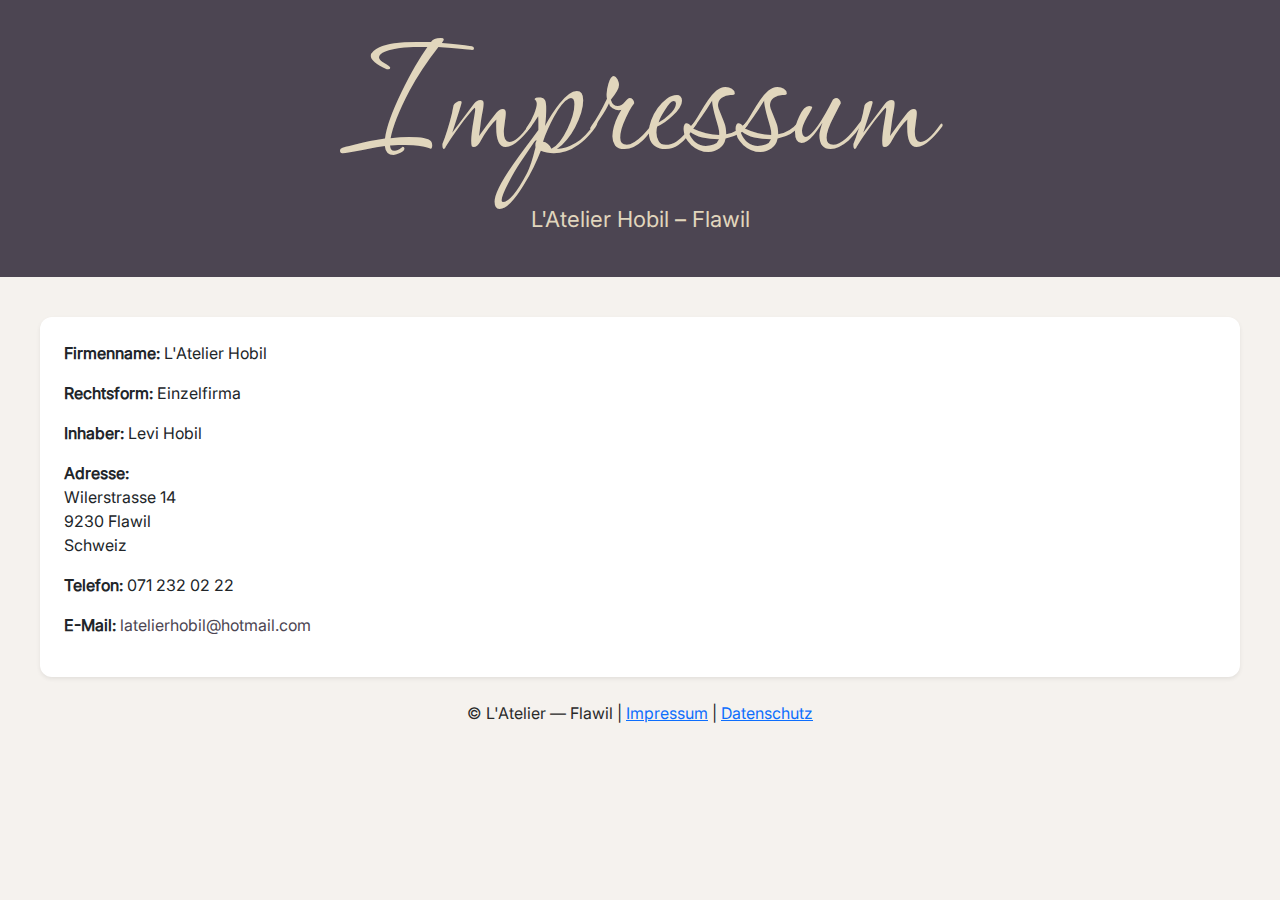
<file: impressum/index.html>
<!doctype html>
<html lang="de">
<head>
  <meta charset="utf-8" />
  <meta name="viewport" content="width=device-width, initial-scale=1" />

  <title>Impressum – L'Atelier Hobil</title>
  <meta name="robots" content="index,follow" />
  <meta name="description" content="Impressum der Einzelfirma L'Atelier Hobil in Flawil. Verantwortliche Person, Kontaktangaben und rechtliche Hinweise." />

  <link rel="stylesheet" href="../css/bootstrap.min.css" />
  <link rel="stylesheet" href="../css/styles.css" />
</head>

<body>

  <!-- HEADER / STICKY TITLE -->
  <div class="hero-title-wrapper" style="margin-bottom:40px;">
    <h1 class="big-atelier">Impressum</h1>
    <p class="hero-subtitle">L'Atelier Hobil – Flawil</p>
  </div>

  <section class="content-wrap">
    <div class="card shadow-sm" style="padding:24px; background:#fff; border-radius:12px;">


      <p><strong>Firmenname:</strong> L'Atelier Hobil</p>
      <p><strong>Rechtsform:</strong> Einzelfirma</p>

      <p><strong>Inhaber:</strong> Levi Hobil</p>

      <p><strong>Adresse:</strong><br>
         Wilerstrasse 14<br>
         9230 Flawil<br>
         Schweiz
      </p>

      <p><strong>Telefon:</strong> 071 232 02 22</p>
      <p><strong>E-Mail:</strong> <a href="mailto:latelierhobil@hotmail.com">latelierhobil@hotmail.com</a></p>

  </section>

  
<footer class="py-4 text-center">
  © <span id="year"></span> L'Atelier — Flawil |
  <a href="/impressum" class="text-link">Impressum</a> |
  <a href="/docs/Datenschutz_Atelier_Hobil.pdf" target="_blank" class="text-link">Datenschutz</a>
</footer>


</body>
</html>
</file>
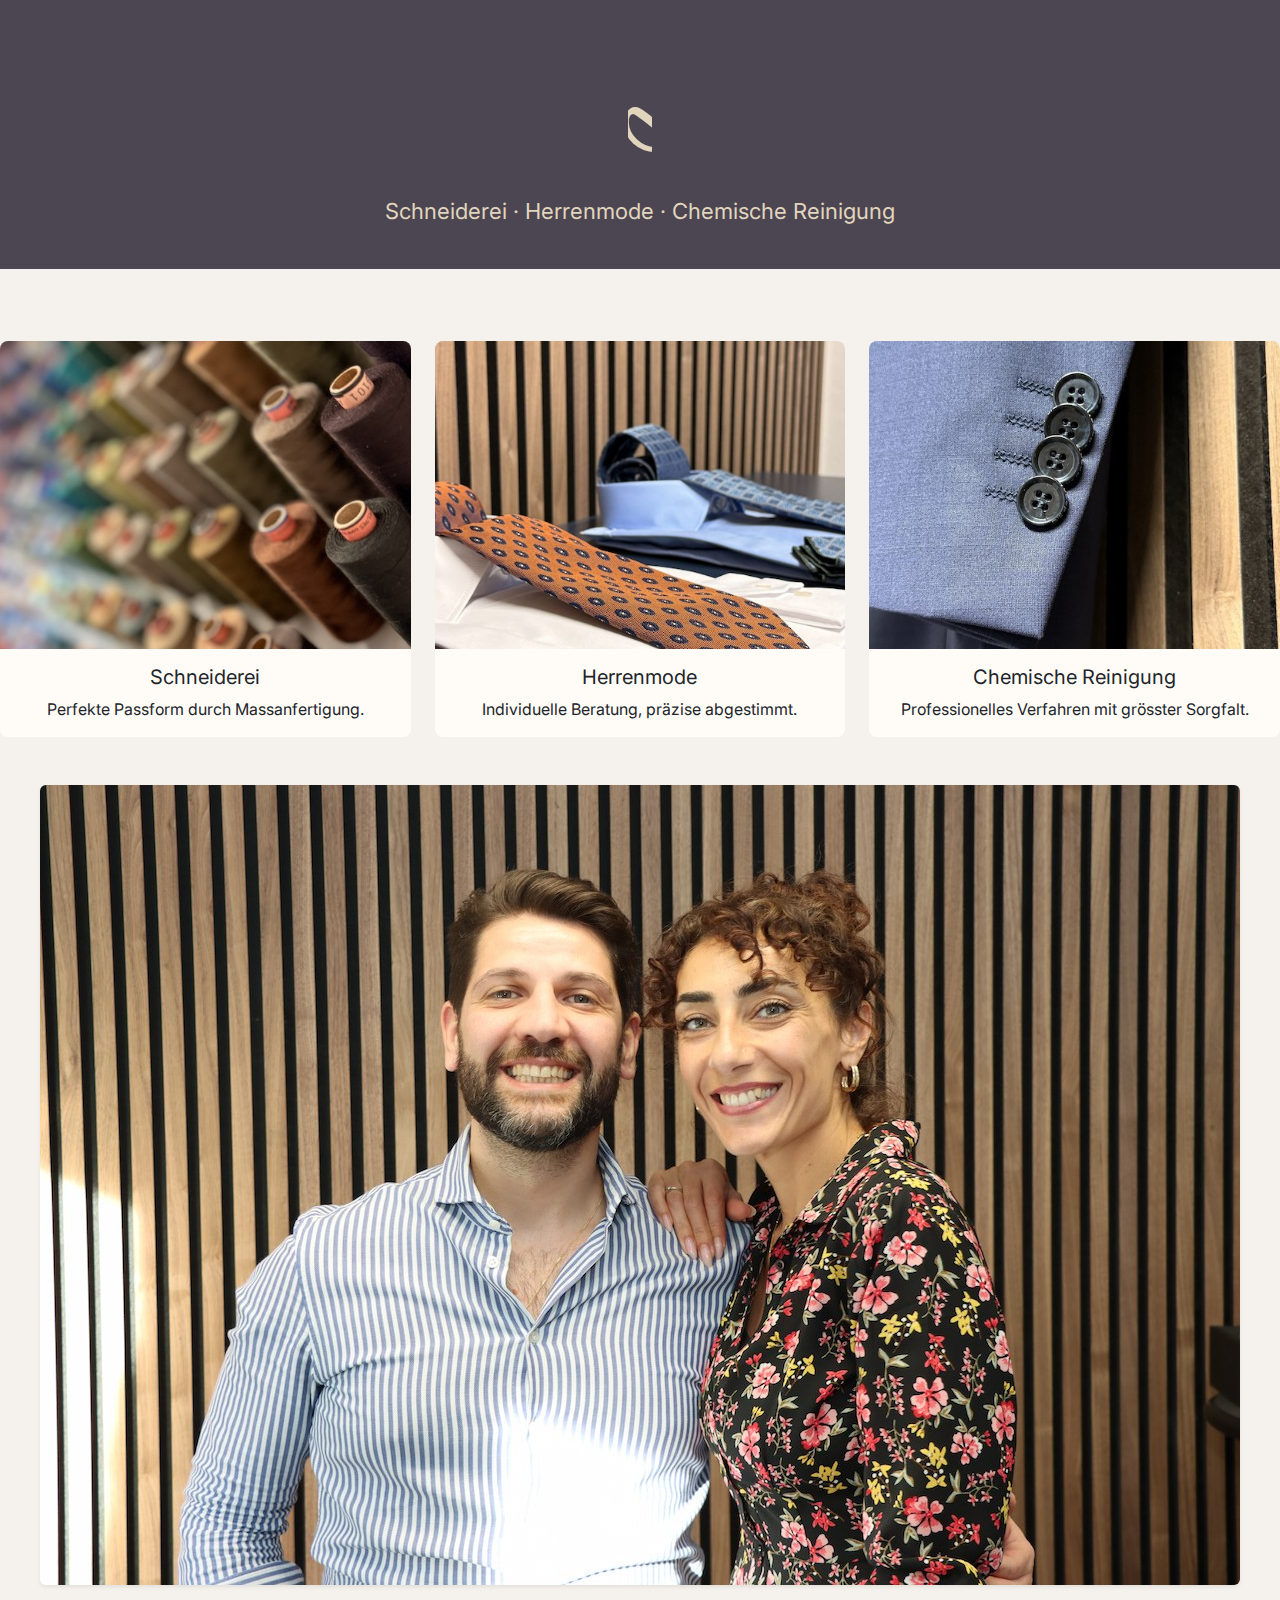
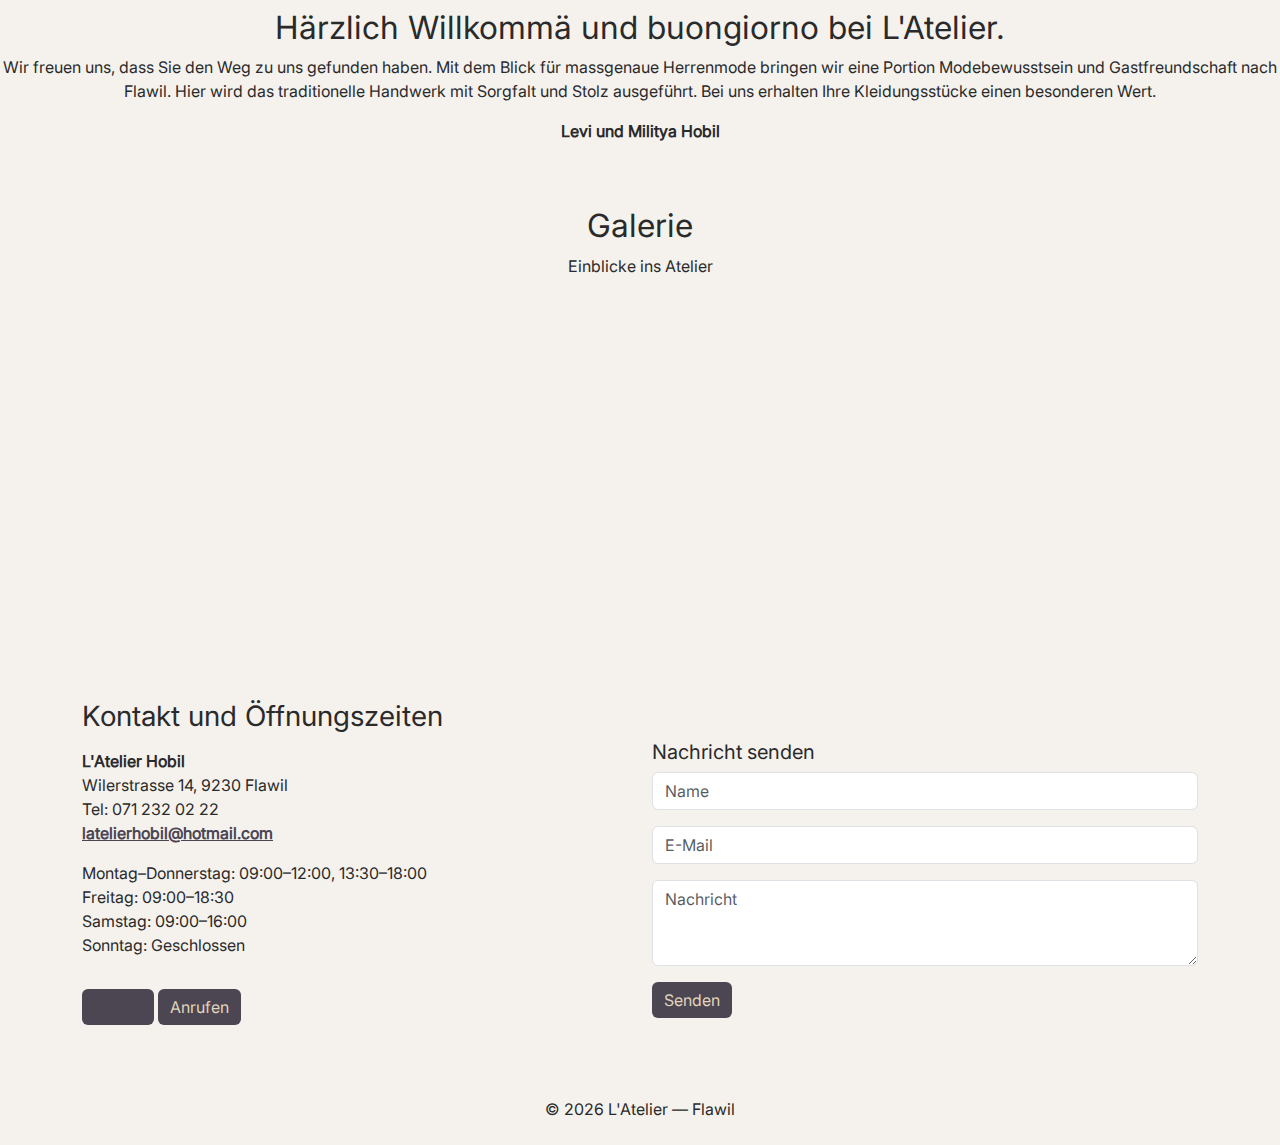
<file: l-atelier/index.html>
<!doctype html>
<html lang="de">
<head>
  <meta charset="utf-8" />
  <meta name="viewport" content="width=device-width, initial-scale=1" />
  <title>L'Atelier — Schneideratelier Flawil</title>

  <!-- FONTS -->
  <link rel="preload" href="fonts/inter/Inter-Regular.woff2" as="font" type="font/woff2" crossorigin>
  <link rel="preload" href="fonts/Corinthia/Corinthia-Regular.ttf" as="font" type="font/ttf" crossorigin>

  <!-- Bootstrap -->
  <link rel="stylesheet" href="css/bootstrap.min.css">

  <!-- Custom CSS -->
  <link rel="stylesheet" href="css/styles.css">
</head>

<body>
  <!-- STICKY HEADER -->
  <div id="stickyHeader">
    <div class="sticky-title">L’Atelier</div>
  </div>

  <!-- HERO -->
  <header id="hero">
    <div class="container text-center">
      <div class="hero-title-wrapper">
        <h1 class="big-atelier">L’Atelier</h1>
        <p class="hero-subtitle">Schneiderei · Herrenmode · Chemische Reinigung</p>
      </div>

      <!-- SERVICES -->
      <section id="services" class="py-5 mt-4">
        <div class="container">
          <div class="row g-4 align-items-stretch">
            <div class="col-lg-4">
              <div class="card service-card from-right h-100">
                <img
                  src="img/Atelier-Flawil-Schneider8.jpg"
                  class="card-img-top"
                  alt="Schneiderei in Flawil"
                  loading="lazy"
                  decoding="async"
                >
                <div class="card-body">
                  <h5 class="card-title">Schneiderei</h5>
                  <p class="card-text">Perfekte Passform durch Massanfertigung.</p>
                </div>
              </div>
            </div>

            <div class="col-lg-4">
              <div class="card service-card from-left h-100">
                <img
                  src="img/Atelier-Flawil-Schneider16.jpg"
                  class="card-img-top"
                  alt="Herrenmode und Anzüge"
                  loading="lazy"
                  decoding="async"
                >
                <div class="card-body">
                  <h5 class="card-title">Herrenmode</h5>
                  <p class="card-text">Individuelle Beratung, präzise abgestimmt.</p>
                </div>
              </div>
            </div>

            <div class="col-lg-4">
              <div class="card service-card from-left h-100">
                <img
                  src="img/Atelier-Flawil-Schneider15.jpg"
                  class="card-img-top"
                  alt="Chemische Reinigung"
                  loading="lazy"
                  decoding="async"
                >
                <div class="card-body">
                  <h5 class="card-title">Chemische Reinigung</h5>
                  <p class="card-text">Professionelles Verfahren mit grösster Sorgfalt.</p>
                </div>
              </div>
            </div>

          </div>
        </div>
      </section>

      <img
        src="img/IMG_Levi + Militya-min.jpg"
        class="img-fluid rounded shadow-sm profile-image"
        alt="Levi und Militya Hobil"
        loading="lazy"
        decoding="async"
      >

      <div class="mt-4 hero-text">
        <h2 class="section-title">Härzlich Willkommä und buongiorno bei L'Atelier.</h2>
        <p>
          Wir freuen uns, dass Sie den Weg zu uns gefunden haben. Mit dem Blick für massgenaue Herrenmode
          bringen wir eine Portion Modebewusstsein und Gastfreundschaft nach Flawil. Hier wird das traditionelle
          Handwerk mit Sorgfalt und Stolz ausgeführt. Bei uns erhalten Ihre Kleidungsstücke einen besonderen Wert.
        </p>
        <p><strong>Levi und Militya Hobil</strong></p>
      </div>
    </div>
  </header>

  <!-- GALLERY -->
  <section id="gallery" class="py-5 bg-light-section">
    <div class="container">

    <div class="text-center mb-4">
       <h2 class="section-title">Galerie</h2>
       <p class="section-sub">Einblicke ins Atelier</p>
    </div>
    

      <div class="row g-3 gallery-grid">
        <div class="col-6 col-md-3">
          <img
            src="img/Atelier-Flawil-Schneider.jpg"
            class="img-fluid rounded gallery-item"
            alt="Aussenansicht vom Atelier in Flawil"
            loading="lazy"
            decoding="async"
          >
        </div>

        <div class="col-6 col-md-3">
          <img
            src="img/Atelier-Flawil-Schneider14.jpg"
            class="img-fluid rounded gallery-item"
            alt="Herrenmode: Anzüge im Atelier"
            loading="lazy"
            decoding="async"
          >
        </div>

        <div class="col-6 col-md-3">
          <img
            src="img/Atelier-Flawil-Schneider11.jpg"
            class="img-fluid rounded gallery-item"
            alt="Nahaufnahme der Nadel an der Nähmaschine beim Bearbeiten"
            loading="lazy"
            decoding="async"
          >
        </div>

        <div class="col-6 col-md-3">
          <img
            src="img/Atelier-Flawil-Schneider17.jpg"
            class="img-fluid rounded gallery-item"
            alt="Kaffeemaschine im Atelier – einladende Atmosphäre"
            loading="lazy"
            decoding="async"
          >
        </div>
      </div>
    </div>
  </section>

  <!-- CONTACT -->
  <section id="contact" class="pt-3 pb-5 bg-light-section">
    <div class="container">
      <div class="row g-4 align-items-start">

        <div class="col-12 col-lg-6">
          <h3>Kontakt und Öffnungszeiten</h3>
          <p class="mt-3">
            <strong>L'Atelier Hobil</strong><br>
            Wilerstrasse 14, 9230 Flawil<br>
            Tel: 071 232 02 22<br>
            <a href="mailto:latelierhobil@hotmail.com">latelierhobil@hotmail.com</a>
          </p>

          <ul class="list-unstyled mt-3">
            <li>Montag–Donnerstag: 09:00–12:00, 13:30–18:00</li>
            <li>Freitag: 09:00–18:30</li>
            <li>Samstag: 09:00–16:00</li>
            <li>Sonntag: Geschlossen</li>
          </ul>

          <a class="btn btn-primary mt-3" href="mailto:latelierhobil@hotmail.com">E-Mail</a>
          <a class="btn btn-primary mt-3" href="tel:+41712320222">Anrufen</a>
        </div>

        <div class="col-12 col-lg-6">
          <br>
          <h5 class="mt-3">Nachricht senden</h5>

          <form action="https://formsubmit.co/latelierhobil@hotmail.com" method="POST">
            <!-- Honeypot -->
            <input type="text" name="_honey" style="display:none">

            <!-- CAPTCHA ist jetzt wieder AKTIV, weil _captcha=false entfernt wurde -->

            <!-- Optional: Betreff -->
            <input type="hidden" name="_subject" value="Neue Anfrage über latelier-flawil.ch">

            <!-- Optional: wohin nach dem Senden (Platzhalter bleibt) -->
            <input type="hidden" name="_next" value="https://DEINE-DOMAIN.ch/#contact">

            <div class="mb-3">
              <input name="name" class="form-control" placeholder="Name" required>
            </div>

            <div class="mb-3">
              <input name="email" class="form-control" type="email" placeholder="E-Mail" required>
            </div>

            <div class="mb-3">
              <textarea name="message" rows="3" class="form-control" placeholder="Nachricht" required></textarea>
            </div>

            <button class="btn btn-primary" type="submit">Senden</button>
          </form>
        </div>

      </div>
    </div>
  </section>

  <footer class="py-4 text-center">
    © <span id="year"></span> L'Atelier — Flawil
  </footer>

  <script src="js/bootstrap.bundle.min.js"></script>
  <script src="js/scripts.js"></script>
</body>
</html>
</file>
<file: css/styles.css>
/* =========================== WEBFONTS =========================== */
@font-face {
  font-family: "Inter";
  src: url("../fonts/inter/Inter-Regular.woff2") format("woff2");
}
@font-face {
  font-family: "Corinthia";
  src: url("../fonts/corinthia/Corinthia-Regular.ttf") format("truetype");
}

/* =========================== BASE COLORS =========================== */
:root {
  --bordeaux: 76 69 82;
  --gold: 225 214 189;
  --bg: 245 242 238;
  --text: 42 42 42;
  --muted: 120 118 122;
  --card-bg: 255 252 248;

  /* EINHEITLICHES SPACING + SCROLL OFFSET */
  --section-space: 50px;
  --sticky-offset: 95px;
  --sticky-gap: -20px;

  /* EINHEITLICHE CONTENT-BREITE */
  --content-max: 1200px;
  --content-pad: 24px;
}

html, body { overflow-x: hidden; }

body {
  margin: 0;
  background: rgb(var(--bg));
  color: rgb(var(--text));
  font-family: "Inter", sans-serif;
}

/* Einheitlicher Content-Wrapper (ersetzt Container-Hacks) */
.content-wrap{
  width: min(var(--content-max), calc(100% - (var(--content-pad) * 2)));
  margin-inline: auto;
}

/* Offcanvas Farben */
.offcanvas {
  background: rgb(var(--bordeaux));
  color: rgb(var(--gold));
}
.offcanvas-title {
  color: rgb(var(--gold));
  font-weight: 600;
}

.mobile-menu-list {
  list-style: none;
  padding: 0;
  margin: 0;
}
.mobile-menu-list li + li { margin-top: 14px; }
.mobile-menu-list a {
  color: rgb(var(--gold));
  text-decoration: none;
  font-size: 18px;
  font-weight: 500;
}
.mobile-menu-list a:hover { text-decoration: underline; }

/* =========================== STICKY HEADER =========================== */
#stickyHeader {
  position: fixed;
  top: 0;
  width: 100%;
  height: clamp(55px, 7vw, 90px);
  background-color: rgb(var(--bordeaux));
  color: rgb(var(--gold));
  text-align: center;
  opacity: 0;
  transform: translateY(-25px);
  transition: opacity 0.45s ease, transform 0.45s ease, box-shadow 0.45s ease;
  z-index: 2000;
  display: block;
}
#stickyHeader.visible {
  opacity: 1;
  transform: translateY(0);
  box-shadow: 0 4px 14px rgba(0, 0, 0, 0.28);
}
.sticky-title {
  font-family: "Corinthia", cursive;
  font-size: clamp(40px, 5.5vw, 78px);
  line-height: 1;
  position: absolute;
  left: 50%;
  top: 50%;
  transform: translate(-50%, -50%);
  text-decoration: none;
  color: rgb(var(--gold));
  cursor: pointer;
}

/* =========================== HERO FULL WIDTH =========================== */
#hero {
  padding-top: 0 !important;
  margin-top: 0 !important;
  width: 100%;
}

/* =========================== FULL-WIDTH TITLE BAR =========================== */
.hero-title-wrapper {
  display: flex;
  flex-direction: column;
  justify-content: center;
  align-items: center;
  text-align: center;
  width: 100%;
  padding: 25px 0;
  background: rgb(var(--bordeaux));
  margin-bottom: var(--section-space);
}
.big-atelier {
  font-family: "Corinthia", cursive;
  font-size: 200px;
  line-height: 180px;
  color: rgb(var(--gold));
  white-space: nowrap;
}
.hero-subtitle {
  font-size: 22px;
  color: rgb(var(--gold));
  margin-top: -10px;
}

/* ===========================
   EINHEITLICHES SECTION SPACING
   =========================== */
#services,
#about,
#dienstleistungen,
#gallery,
#contact{
  padding-top: var(--section-space);
  padding-bottom: var(--section-space);
  margin: 0 !important;
}

/* erste Section nach Hero soll direkt anschliessen */
#services{ padding-top: 0; }

/* Titel-Block überall gleich */
section .text-center.mb-4{ margin-bottom: 1rem !important; }

/* Scrollziel: Titel landet unter Sticky Header */
section[id]{
  scroll-margin-top: calc(var(--sticky-offset) + var(--sticky-gap));
}

/* Sticky auf kleinen Phones ist tiefer -> offset kleiner */
@media (max-width: 460px){
  :root{ --sticky-offset: 75px; }
}

/* =========================== SERVICES =========================== */
.card {
  background: rgb(var(--card-bg));
  border-radius: 0.5rem;
  border: none;
}
.card-img-top {
  aspect-ratio: 4/3;
  width: 100%;
  object-fit: cover;
  border-radius: 0.5rem 0.5rem 0 0;
}

/* Services: Titel zentrieren */
#services .card-title{
  text-align: center;
}

#services .card-text{
  text-align: center;
}

@media (max-width: 991px){
  #services .card-img-top{
    height: 300px;
    aspect-ratio: auto;  /* wichtig, sonst fightet aspect-ratio gegen height */
  }
}

@media (max-width: 575px){
  #services .card-img-top{
    height: 180px;
  }
}
.service-card {
  height: 100%;
  display: flex;
  flex-direction: column;
}
.service-card .card-body {
  flex: 1;
  display: flex;
  flex-direction: column;
}

/* =========================== ÜBER UNS =========================== */
.profile-image {
  width: 100%;            /* <— jetzt immer exakt Content-Breite */
  display: block;
  margin: 0 auto;
}
.profile-image--join {
  border-bottom-left-radius: 0 !important;
  border-bottom-right-radius: 0 !important;
}
.about-card {
  width: 100%;            /* <— jetzt immer exakt Content-Breite */
  margin-inline: auto;
}
.about-title { margin-bottom: 0; }
.about-card--join {
  margin-top: 0 !important;
  border-top-left-radius: 0 !important;
  border-top-right-radius: 0 !important;
}
.about-signature { margin-top: 10px; }

/* Über uns: Text im Card-Body zentrieren */
#about .about-card .card-body{
  text-align: center;
}

/* Optional: Listen/andere Elemente bleiben normal, falls später mal nötig */
#about .about-card .card-body ul,
#about .about-card .card-body ol{
  text-align: left;
  margin-inline: auto;
}


/* ===========================
   DIENSTLEISTUNGEN: ACCORDION LOOK
   =========================== */
#dienstleistungen .accordion-item { border: none; }

#dienstleistungen .accordion-button {
  background: transparent;
  color: rgb(var(--gold));
  padding: 0;
  box-shadow: none;
}

#dienstleistungen .service-toggle{
  display: flex;
  align-items: center;
  width: 100%;
  font-size: 1.25rem;
  font-weight: 500;
  line-height: 1.2;
  color: rgb(var(--gold));
  padding: 18px 44px 10px 18px;
  position: relative;
}

#dienstleistungen .service-toggle::after{
  position: absolute;
  right: 16px;
  top: 22px;
  filter: invert(93%) sepia(12%) saturate(350%) hue-rotate(10deg) brightness(105%) contrast(95%);
}

#dienstleistungen .accordion-button:focus{ box-shadow: none; }
#dienstleistungen .accordion-button:not(.collapsed){
  background: transparent;
  color: rgb(var(--gold));
}

#dienstleistungen .service-body{ padding: 0 18px 12px 18px; }

#dienstleistungen .service-box{
  position: relative;
  background: rgb(var(--bordeaux));
  color: rgb(var(--gold));
  border: 2px solid rgba(0,0,0,0.15);
  border-radius: 12px;
  padding: 0;
  overflow: hidden;
}

#dienstleistungen .accordion-body{ background: transparent; }

/* Dienstleistungen Wrapper: 100% der Content-Breite */
.services-list-wrapper {
  display: grid;
  grid-template-columns: 1fr;
  gap: 18px;
  width: 100%;
  margin-inline: auto;
}

.services-list-section{
  background: rgb(var(--bg));
}

/* Listen */
.service-bullets {
  margin: 0;
  padding-left: 18px;
}
.service-bullets li {
  margin-bottom: 6px;
  color: rgb(var(--gold));
}

/* 2-Spalten Liste */
.two-col{
  display: grid;
  grid-template-columns: 1fr;
  row-gap: 0px;
  column-gap: 0;
}
.two-col > ul{
  margin: 0 !important;
  padding-left: 18px;
}
@media (min-width: 768px) {
  .two-col{
    grid-template-columns: 1fr 1fr;
    column-gap: 20px;
    row-gap: 0;
  }
}

/* =========================== HERO TEXT =========================== */
.hero-text {
  padding-left: 25px;
  padding-right: 25px;
}

/* =========================== GALLERY =========================== */
.gallery-item {
  opacity: 1;
  transform: none;
}
html.js .gallery-item {
  opacity: 0;
  transform: translateY(60px);
  transition: opacity 0.7s ease, transform 0.7s ease;
}
html.js .gallery-item.in-view {
  opacity: 1;
  transform: translateY(0);
}

/* =========================== BUTTONS =========================== */
.btn-primary {
  background-color: rgb(var(--bordeaux));
  color: rgb(var(--gold));
  border: none !important;
}
.btn-primary:hover {
  background-color: rgb(var(--gold));
  color: rgb(var(--bordeaux));
}
.btn-primary:focus-visible {
  outline: 2px solid rgb(var(--gold));
  outline-offset: 2px;
}

/* Mail-Link im Text */
a[href^="mailto"]:not(.btn) {
  color: rgb(var(--bordeaux));
  font-weight: 500;
  text-decoration: none;
}
a[href^="mailto"]:not(.btn):hover {
  text-decoration: underline;
}

/* =========================== MOBILE / TABLET =========================== */
@media (max-width: 991px) {
  .hero-subtitle { font-size: 18px; }

  .big-atelier {
    font-size: 110px;
    line-height: 95px;
  }
}

@media (max-width: 460px) {
  .big-atelier {
    font-size: 80px;
    line-height: 70px;
  }

  .hero-subtitle { font-size: 13px; }

  .hero-title-wrapper { margin-bottom: 5px; }

  #stickyHeader { height: 55px; }

  #stickyHeader .sticky-title {
    font-size: 36px;
    line-height: 30px;
  }
}

/* =========================== BUTTON FIXES (MAILTO + ACTIVE) =========================== */
a.btn-primary[href^="mailto"] {
  font-weight: 400;
  color: rgb(var(--gold));
}
a.btn-primary:hover { color: rgb(var(--bordeaux)); }

.btn-primary:active,
.btn-primary.active,
.btn-primary:focus,
.btn-primary:focus-visible,
a.btn-primary:active,
a.btn-primary:active:focus,
a.btn-primary:active:focus-visible {
  background-color: rgb(var(--gold)) !important;
  border-color: rgb(var(--gold)) !important;
  color: rgb(var(--bordeaux)) !important;
  box-shadow: none !important;
  outline: none !important;
}

/* ===========================
   CONTACT ALIGNMENTS
   =========================== */
.contact-title{
  margin: 0;
  padding: 0;
}
.contact-left .contact-info{ margin-top: 10px; }
.contact-hours{
  margin-top: 14px;
  margin-bottom: 14px;
}
.contact-cta{
  display: flex;
  gap: 10px;
  flex-wrap: wrap;
  margin-top: 6px;
}
.contact-right .contact-title{ margin-bottom: 10px; }

/* Öffnungszeiten: Tabstop-Layout */
.contact-hours li{
  display: grid;
  grid-template-columns: 110px 1fr;
  column-gap: 14px;
  padding: 2px 0;
}
.contact-hours .day{
  font-weight: 500;
  white-space: nowrap;
}
.contact-hours .time{ text-align: left; }

/* Senden Button */
.contact-submit{
  position: relative;
  top: 14px;
}

/* ===========================
   MOBILE NAV: erscheint erst beim Scrollen (Mobile only)
   =========================== */
#mobileNav { display: none; }

@media (max-width: 767px) {
  #mobileNav {
    display: flex;
    position: fixed;
    top: 4px;
    right: 7px;
    height: 48px;
    width: 56px;
    background: rgb(var(--bordeaux));
    z-index: 2500;
    align-items: center;
    justify-content: center;
    border-radius: 14px;
    box-shadow: 0 10px 20px rgba(0,0,0,0.22);

    opacity: 0;
    pointer-events: none;
    transform: translateY(-6px);
    transition: opacity 0.25s ease, transform 0.25s ease;
  }

  #mobileNav.visible {
    opacity: 1;
    pointer-events: auto;
    transform: translateY(0);
  }
}

.hamburger-btn {
  border: 0;
  background: transparent;
  padding: 10px;
  cursor: pointer;
  width: 100%;
  height: 100%;
  display: grid;
  place-items: center;
}

.hamburger-lines {
  width: 24px;
  height: 2px;
  background: rgb(var(--gold));
  border-radius: 999px;
  position: relative;
  display: inline-block;
}

.hamburger-lines::before,
.hamburger-lines::after {
  content: "";
  position: absolute;
  left: 0;
  width: 24px;
  height: 2px;
  background: rgb(var(--gold));
  border-radius: 999px;
}
.hamburger-lines::before { top: -7px; }
.hamburger-lines::after  { top:  7px; }

/* ===========================
   Scroll-to-top Button (nur Mobile)
   =========================== */
#toTopBtn{
  position: fixed;
  left: 50%;
  transform: translateX(-50%);
  bottom: 60px;
  width: 54px;
  height: 54px;
  border-radius: 999px;
  border: none;
  background: rgb(var(--bordeaux));
  display: grid;
  place-items: center;
  box-shadow: 0 10px 22px rgba(0,0,0,0.22);
  cursor: pointer;
  z-index: 2600;

  opacity: 0;
  pointer-events: none;
  transition: opacity 0.25s ease, transform 0.25s ease;
}
.toTopIcon{ fill: rgb(var(--gold)); }

#toTopBtn.show{
  opacity: 1;
  pointer-events: auto;
}

@media (min-width: 768px){
  #toTopBtn{ display: none !important; }
}

#toTopBtn:active{
  transform: translateX(-50%) translateY(1px);
}
</file>
<file: l-atelier/css/styles.css>
/* ===========================
   WEBFONTS
   =========================== */
@font-face {
  font-family: "Inter";
  src: url("../fonts/inter/Inter-Regular.woff2") format("woff2");
}

@font-face {
  font-family: "Corinthia";
  src: url("../fonts/Corinthia/Corinthia-Regular.ttf") format("truetype");
}

/* ===========================
   BASE COLORS
   =========================== */
:root {
  --bordeaux: 76 69 82;
  --gold: 225 214 189;
  --bg: 245 242 238;
  --text: 42 42 42;
  --muted: 120 118 122;
  --card-bg: 255 252 248;
}

body {
  margin: 0;
  background: rgb(var(--bg));
  color: rgb(var(--text));
  font-family: "Inter", sans-serif;
}

/* ===========================
   STICKY HEADER
   =========================== */
#stickyHeader {
  position: fixed;
  top: 0;
  width: 100%;
  height: 75px;
  background-color: rgb(var(--bordeaux));
  color: rgb(var(--gold));
  text-align: center;

  opacity: 0;
  transform: translateY(-25px);
  transition: opacity .45s ease, transform .45s ease, box-shadow .45s ease;

  padding-top: 14px;   /* erhöht für mobile Fix */
  z-index: 2000;
}

#stickyHeader.visible {
  opacity: 1;
  transform: translateY(0);
  box-shadow: 0 4px 14px rgba(0,0,0,0.28);
}

.sticky-title {
  font-family: "Corinthia", cursive;
  font-size: 40px;
  line-height: 40px;
}

.sticky-subtitle {
  margin-top: -2px;
  font-size: 15px;
  opacity: 0.9;
}

/* ===========================
   HERO FULL WIDTH + NO TOP GAP
   =========================== */
#hero {
  padding-top: 0 !important;
  margin-top: 0 !important;
  width: 100%;
}

#hero .container {
  max-width: 100%;
  padding-left: 0;
  padding-right: 0;
}

/* ===========================
   FULL-WIDTH TITLE BAR
   =========================== */
.hero-title-wrapper {
  display: flex;
  flex-direction: column;
  justify-content: center;
  align-items: center;
  text-align: center;
  width: 100%;
  padding: 25px 0;
  background: rgb(var(--bordeaux));
}

/* ===========================
   VARIANTE A
   SCHREIBEFFFEKT VON DER MITTE NACH AUSSEN
   =========================== */
.big-atelier {
  padding-left: 12px;
  padding-right: 12px;
  font-family: "Corinthia", cursive;
  font-size: 200px;
  line-height: 180px;
  color: rgb(var(--gold));

  white-space: nowrap;

  /* MAGIC CENTER-TYPING EFFECT */
  max-width: 0;
  overflow: hidden;
  margin: 0 auto;

  animation: reveal-center 1.8s steps(20, end) forwards;
}

@keyframes reveal-center {
  from { max-width: 0; }
  to { max-width: 100%; }
}

.hero-subtitle {
  font-size: 22px;
  color: rgb(var(--gold));
  margin-top: -10px;
}

/* ===========================
   SERVICES
   =========================== */
.card {
  background: rgb(var(--card-bg));
  border-radius: .5rem;
  border: none;
}

.card-img-top {
  aspect-ratio: 4/3;
  width: 100%;
  object-fit: cover;
  border-radius: .5rem .5rem 0 0;
}

.service-card {
  opacity: 0;
  transform: translateY(40px);
  transition: .6s ease;
}

.service-card.from-left {
  transform: translateX(-40px);
}

.service-card.from-right {
  transform: translateX(40px);
}

.service-card.in-view {
  opacity: 1;
  transform: translate(0,0);
}

/* ===========================
   GALLERY — von unten
   =========================== */
.gallery-item {
  opacity: 0;
  transform: translateY(60px);
  transition: .7s ease;
}

.gallery-item.in-view {
  opacity: 1;
  transform: translateY(0);
}

/* ===========================
   BUTTONS (NEU: OHNE RAHMEN)
   =========================== */
.btn-primary {
  background-color: rgb(var(--bordeaux));
  color: rgb(var(--gold));
  border: none !important;
}

.btn-primary:hover {
  background-color: rgb(var(--gold));
  color: rgb(var(--bordeaux));
  border: none !important;
}

/* ===========================
   EMAIL LINK
   =========================== */
a[href^="mailto"] {
  color: rgb(var(--bordeaux));
  font-weight: 600;
}

/* ===========================
   MOBILE FIXES
   =========================== */
@media (max-width: 768px) {

  #stickyHeader {
    height: 80px;
    padding-top: 16px;
  }

  .sticky-title {
    font-size: 28px;
    line-height: 30px;
  }

  .sticky-subtitle {
    font-size: 12px;
  }

  .big-atelier {
    font-size: 110px;
    line-height: 95px;
  }

  .hero-subtitle {
    font-size: 14px;
  }
  .card-img-top {
    width:85%;
    aspect-ratio: auto;
    height: 190px;
    display: block;
    margin: 0 auto;
  }
}

@media (max-width: 460px) {

  #stickyHeader {
    height: 85px;
    padding-top: 18px;
  }

  .sticky-title {
    font-size: 26px;
    line-height: 28px;
  }

  .sticky-subtitle {
    font-size: 11px;
  }

  .big-atelier {
    font-size: 80px;
    line-height: 70px;
  }

  .hero-subtitle {
    font-size: 12px;
  }
  .card-img-top {
    aspect-ratio: auto;
    height: 190px;
  }
}
</file>
